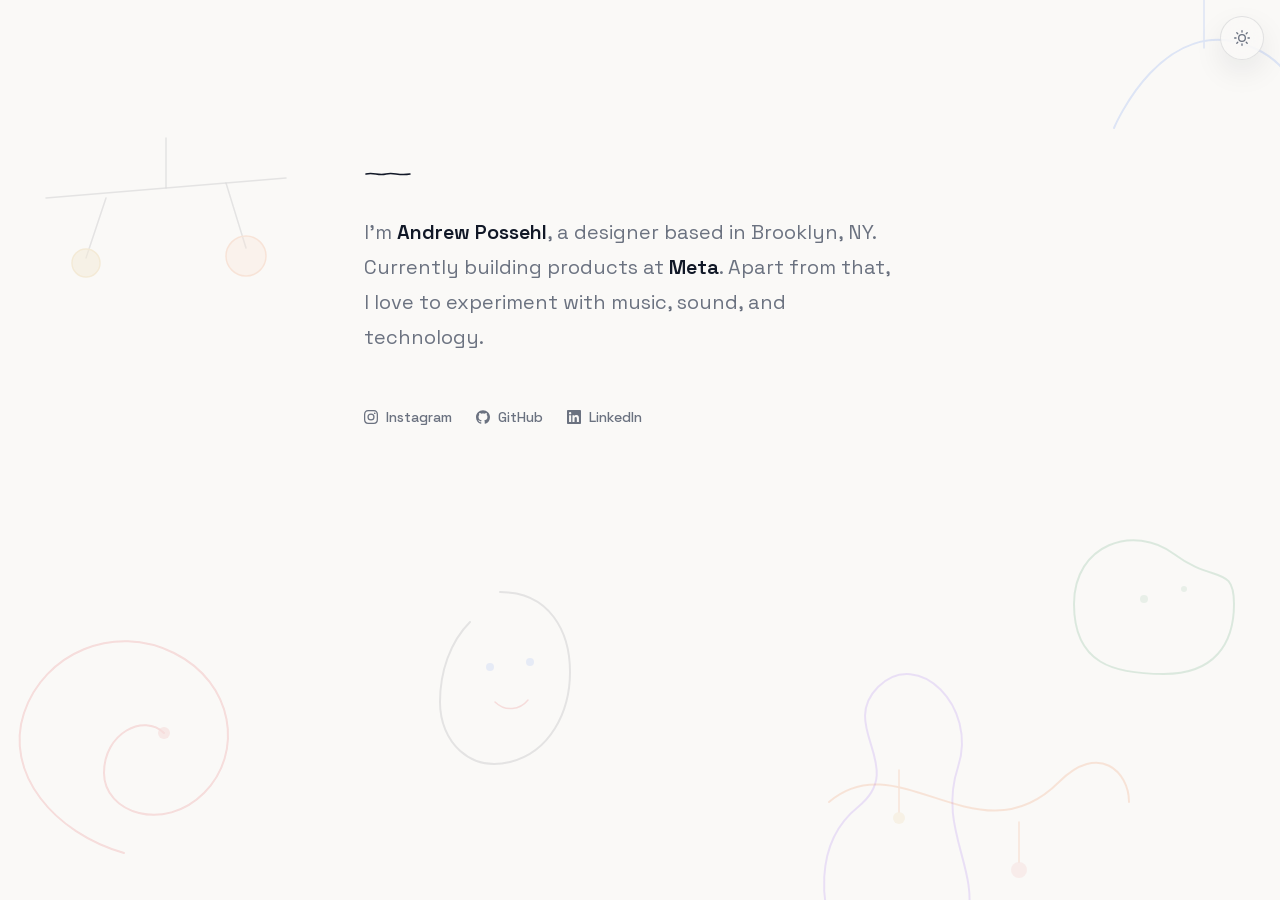
<file: index.html>
<!DOCTYPE html>
<html lang="en-US">
	<head>
		<meta charset="utf-8" />
		<meta name="viewport" content="width=device-width, initial-scale=1.0">
		<title>Andrew Possehl</title>
		<meta name="description" content="Andrew Possehl is a designer based in Brooklyn, NY. Currently building products at Meta.">
		<meta name="author" content="Andrew Possehl">
		<meta name="color-scheme" content="light dark">
		<meta property="og:title" content="Andrew Possehl">
		<meta property="og:description" content="Designer based in Brooklyn, NY. Currently building products at Meta.">
		<meta property="og:type" content="website">
		<meta property="og:url" content="https://andrewpossehl.com">
		<meta property="og:image" content="https://andrewpossehl.com/assets/img/og.png">
		<meta name="twitter:card" content="summary_large_image">
		<meta name="twitter:title" content="Andrew Possehl">
		<meta name="twitter:description" content="Designer based in Brooklyn, NY. Currently building products at Meta.">
		<meta name="twitter:image" content="https://andrewpossehl.com/assets/img/og.png">
		<link rel="canonical" href="https://andrewpossehl.com/">
		<link rel="icon" href="assets/img/favicon.svg" type="image/svg+xml">
		<link rel="icon" href="assets/img/favicon.png" type="image/png" sizes="32x32">
		<link rel="apple-touch-icon" href="assets/img/apple-touch-icon.png">
		<script>
			(() => {
				const root = document.documentElement;
				let saved = null;

				try {
					saved = localStorage.getItem('theme');
				} catch {
					saved = null;
				}

				const prefersDark = window.matchMedia('(prefers-color-scheme: dark)').matches;
				root.setAttribute('data-theme', saved || (prefersDark ? 'dark' : 'light'));
			})();
		</script>
		<link rel="stylesheet" type="text/css" href="assets/css/main.css?v=20260925-3" media="screen" />
	</head>
	<body>
		<script type="application/ld+json">
		{
			"@context": "https://schema.org",
			"@type": "Person",
			"name": "Andrew Possehl",
			"url": "https://andrewpossehl.com",
			"image": "https://andrewpossehl.com/assets/img/og.png",
			"jobTitle": "Designer",
			"worksFor": {
				"@type": "Organization",
				"name": "Meta"
			},
			"address": {
				"@type": "PostalAddress",
				"addressLocality": "Brooklyn",
				"addressRegion": "NY"
			},
			"sameAs": [
				"https://instagram.com/poss",
				"https://github.com/poss",
				"https://www.linkedin.com/in/possehl"
			]
		}
		</script>
		<!-- Abstract line art background -->
		<div class="geo-bg" aria-hidden="true">
			<!-- Mobile-like form: wire with dangling shapes -->
			<div class="geo geo-1">
				<svg viewBox="0 0 360 400" width="360" height="400" fill="none">
					<path d="M40,200 C40,200 90,80 180,120 C270,160 200,280 280,300" stroke="var(--geo-blue)" stroke-width="2" stroke-linecap="round"/>
					<circle cx="280" cy="300" r="18" fill="var(--geo-blue)" opacity="0.45"/>
					<path d="M130,120 L130,60" stroke="var(--geo-blue)" stroke-width="1.5" stroke-linecap="round"/>
					<circle cx="130" cy="50" r="8" fill="none" stroke="var(--geo-blue)" stroke-width="1.5"/>
					<path d="M220,170 L240,220" stroke="var(--geo-blue)" stroke-width="1.5" stroke-linecap="round"/>
					<circle cx="245" cy="232" r="12" fill="var(--geo-red)" opacity="0.4"/>
				</svg>
			</div>
			<!-- Flowing spiral form -->
			<div class="geo geo-2">
				<svg viewBox="0 0 300 300" width="300" height="300" fill="none">
					<path d="M150,280 C80,260 30,200 50,140 C70,80 140,50 200,80 C260,110 270,180 230,220 C190,260 130,240 130,200 C130,160 170,140 190,160" stroke="var(--geo-red)" stroke-width="2" stroke-linecap="round"/>
					<circle cx="190" cy="160" r="6" fill="var(--geo-red)" opacity="0.6"/>
				</svg>
			</div>
			<!-- Biomorphic blob outline -->
			<div class="geo geo-3">
				<svg viewBox="0 0 240 200" width="240" height="200" fill="none">
					<path d="M60,100 C60,40 120,20 160,50 C200,80 220,60 220,100 C220,140 200,170 150,170 C100,170 60,160 60,100Z" stroke="var(--geo-green)" stroke-width="2" stroke-linecap="round"/>
					<circle cx="130" cy="95" r="4" fill="var(--geo-green)" opacity="0.6"/>
					<circle cx="170" cy="85" r="3" fill="var(--geo-green)" opacity="0.6"/>
				</svg>
			</div>
			<!-- Wire balance / mobile arm -->
			<div class="geo geo-4">
				<svg viewBox="0 0 280 180" width="280" height="180" fill="none">
					<path d="M20,90 L260,70" stroke="currentColor" stroke-width="1.5" stroke-linecap="round"/>
					<path d="M80,90 L60,150" stroke="currentColor" stroke-width="1.5" stroke-linecap="round"/>
					<path d="M200,75 L220,140" stroke="currentColor" stroke-width="1.5" stroke-linecap="round"/>
					<circle cx="60" cy="155" r="14" fill="var(--geo-yellow)" opacity="0.5"/>
					<circle cx="60" cy="155" r="14" fill="none" stroke="var(--geo-yellow)" stroke-width="1.5"/>
					<circle cx="220" cy="148" r="20" fill="var(--geo-orange)" opacity="0.35"/>
					<circle cx="220" cy="148" r="20" fill="none" stroke="var(--geo-orange)" stroke-width="1.5"/>
					<path d="M140,80 L140,30" stroke="currentColor" stroke-width="1.5" stroke-linecap="round"/>
				</svg>
			</div>
			<!-- Continuous flowing line -->
			<div class="geo geo-5">
				<svg viewBox="0 0 200 260" width="200" height="260" fill="none">
					<path d="M30,250 C30,250 10,180 60,140 C110,100 40,60 80,20 C120,-20 180,40 160,100 C140,160 180,200 170,250" stroke="var(--geo-purple)" stroke-width="2" stroke-linecap="round"/>
				</svg>
			</div>
			<!-- Abstract face / single-line portrait -->
			<div class="geo geo-6">
				<svg viewBox="0 0 180 220" width="180" height="220" fill="none">
					<path d="M90,20 C140,20 160,60 160,100 C160,140 140,180 100,190 C60,200 30,170 30,130 C30,100 40,70 60,50" stroke="currentColor" stroke-width="2" stroke-linecap="round"/>
					<circle cx="80" cy="95" r="4" fill="var(--geo-blue)" opacity="0.7"/>
					<circle cx="120" cy="90" r="4" fill="var(--geo-blue)" opacity="0.7"/>
					<path d="M85,130 C95,140 110,138 118,128" stroke="var(--geo-red)" stroke-width="1.5" stroke-linecap="round"/>
				</svg>
			</div>
			<!-- Dangling dots on a curve -->
			<div class="geo geo-7">
				<svg viewBox="0 0 320 160" width="320" height="160" fill="none">
					<path d="M10,80 C80,20 160,140 240,60 C280,20 310,50 310,80" stroke="var(--geo-orange)" stroke-width="2" stroke-linecap="round"/>
					<line x1="80" y1="48" x2="80" y2="90" stroke="var(--geo-orange)" stroke-width="1.5" stroke-linecap="round"/>
					<circle cx="80" cy="96" r="6" fill="var(--geo-yellow)" opacity="0.55"/>
					<line x1="200" y1="100" x2="200" y2="140" stroke="var(--geo-orange)" stroke-width="1.5" stroke-linecap="round"/>
					<circle cx="200" cy="148" r="8" fill="var(--geo-red)" opacity="0.45"/>
				</svg>
			</div>
		</div>

		<!-- Content -->
		<main class="content">
			<div class="mark">
				<svg viewBox="0 0 48 8" width="48" height="8" fill="none">
					<path d="M2,4 C10,2 14,6 22,4 C30,2 34,6 46,4" stroke="currentColor" stroke-width="1.5" stroke-linecap="round"/>
				</svg>
			</div>

			<div class="intro">
				<h1 class="bio">I'm <strong>Andrew Possehl</strong>, a designer based in Brooklyn, NY. Currently building products at <strong>Meta</strong>. Apart from that, I love to experiment with music, sound, and technology.</h1>
			</div>
			<div class="socials">
				<a href="https://instagram.com/poss" target="_blank" rel="noopener noreferrer" class="social-link social-link--instagram">
					<svg viewBox="0 0 24 24" width="14" height="14" fill="currentColor">
						<path d="M12 2.163c3.204 0 3.584.012 4.85.07 3.252.148 4.771 1.691 4.919 4.919.058 1.265.069 1.645.069 4.849 0 3.205-.012 3.584-.069 4.849-.149 3.225-1.664 4.771-4.919 4.919-1.266.058-1.644.07-4.85.07-3.204 0-3.584-.012-4.849-.07-3.26-.149-4.771-1.699-4.919-4.92-.058-1.265-.07-1.644-.07-4.849 0-3.204.013-3.583.07-4.849.149-3.227 1.664-4.771 4.919-4.919 1.266-.057 1.645-.069 4.849-.069zM12 0C8.741 0 8.333.014 7.053.072 2.695.272.273 2.69.073 7.052.014 8.333 0 8.741 0 12c0 3.259.014 3.668.072 4.948.2 4.358 2.618 6.78 6.98 6.98C8.333 23.986 8.741 24 12 24c3.259 0 3.668-.014 4.948-.072 4.354-.2 6.782-2.618 6.979-6.98.059-1.28.073-1.689.073-4.948 0-3.259-.014-3.667-.072-4.947-.196-4.354-2.617-6.78-6.979-6.98C15.668.014 15.259 0 12 0zm0 5.838a6.162 6.162 0 100 12.324 6.162 6.162 0 000-12.324zM12 16a4 4 0 110-8 4 4 0 010 8zm6.406-11.845a1.44 1.44 0 100 2.881 1.44 1.44 0 000-2.881z"/>
					</svg>
					<span>Instagram</span>
				</a>
				<a href="https://github.com/poss" target="_blank" rel="noopener noreferrer" class="social-link social-link--github">
					<svg viewBox="0 0 24 24" width="14" height="14" fill="currentColor">
						<path d="M12 .297c-6.63 0-12 5.373-12 12 0 5.303 3.438 9.8 8.205 11.385.6.113.82-.258.82-.577 0-.285-.01-1.04-.015-2.04-3.338.724-4.042-1.61-4.042-1.61C4.422 18.07 3.633 17.7 3.633 17.7c-1.087-.744.084-.729.084-.729 1.205.084 1.838 1.236 1.838 1.236 1.07 1.835 2.809 1.305 3.495.998.108-.776.417-1.305.76-1.605-2.665-.3-5.466-1.332-5.466-5.93 0-1.31.465-2.38 1.235-3.22-.135-.303-.54-1.523.105-3.176 0 0 1.005-.322 3.3 1.23.96-.267 1.98-.399 3-.405 1.02.006 2.04.138 3 .405 2.28-1.552 3.285-1.23 3.285-1.23.645 1.653.24 2.873.12 3.176.765.84 1.23 1.91 1.23 3.22 0 4.61-2.805 5.625-5.475 5.92.42.36.81 1.096.81 2.22 0 1.606-.015 2.896-.015 3.286 0 .315.21.69.825.57C20.565 22.092 24 17.592 24 12.297c0-6.627-5.373-12-12-12"/>
					</svg>
					<span>GitHub</span>
				</a>
				<a href="https://www.linkedin.com/in/possehl" target="_blank" rel="noopener noreferrer" class="social-link social-link--linkedin">
					<svg viewBox="0 0 24 24" width="14" height="14" fill="currentColor">
						<path d="M20.447 20.452h-3.554v-5.569c0-1.328-.027-3.037-1.852-3.037-1.853 0-2.136 1.445-2.136 2.939v5.667H9.351V9h3.414v1.561h.046c.477-.9 1.637-1.85 3.37-1.85 3.601 0 4.267 2.37 4.267 5.455v6.286zM5.337 7.433a2.062 2.062 0 01-2.063-2.065 2.064 2.064 0 112.063 2.065zm1.782 13.019H3.555V9h3.564v11.452zM22.225 0H1.771C.792 0 0 .774 0 1.729v20.542C0 23.227.792 24 1.771 24h20.451C23.2 24 24 23.227 24 22.271V1.729C24 .774 23.2 0 22.222 0h.003z"/>
					</svg>
					<span>LinkedIn</span>
				</a>
			</div>
		</main>
		<button class="theme-toggle" type="button" aria-label="Use dark mode" aria-pressed="false">
			<svg class="icon-sun" viewBox="0 0 24 24" width="16" height="16" fill="none" stroke="currentColor" stroke-width="2" stroke-linecap="round">
				<circle cx="12" cy="12" r="5"/><line x1="12" y1="1" x2="12" y2="3"/><line x1="12" y1="21" x2="12" y2="23"/><line x1="4.22" y1="4.22" x2="5.64" y2="5.64"/><line x1="18.36" y1="18.36" x2="19.78" y2="19.78"/><line x1="1" y1="12" x2="3" y2="12"/><line x1="21" y1="12" x2="23" y2="12"/><line x1="4.22" y1="19.78" x2="5.64" y2="18.36"/><line x1="18.36" y1="5.64" x2="19.78" y2="4.22"/>
			</svg>
			<svg class="icon-moon" viewBox="0 0 24 24" width="16" height="16" fill="none" stroke="currentColor" stroke-width="2" stroke-linecap="round">
				<path d="M21 12.79A9 9 0 1 1 11.21 3 7 7 0 0 0 21 12.79z"/>
			</svg>
		</button>
		<script>
			(() => {
				const toggle = document.querySelector('.theme-toggle');
				const root = document.documentElement;
				const getTheme = () => root.getAttribute('data-theme') === 'dark' ? 'dark' : 'light';
				const applyTheme = (theme) => {
					root.setAttribute('data-theme', theme);
					toggle.setAttribute('aria-label', theme === 'dark' ? 'Use light mode' : 'Use dark mode');
					toggle.setAttribute('aria-pressed', String(theme === 'dark'));
				};

				if (!toggle) return;

				applyTheme(getTheme());
				toggle.addEventListener('click', () => {
					const next = getTheme() === 'dark' ? 'light' : 'dark';
					applyTheme(next);

					try {
						localStorage.setItem('theme', next);
					} catch {
						/* Theme persistence is optional. */
					}
				});
			})();
		</script>
	</body>
</html>
</file>
<file: assets/css/main.css>
@font-face {
	font-family: 'Space Grotesk';
	src: url('../fonts/SpaceGrotesk.woff2') format('woff2');
	font-weight: 400 600;
	font-style: normal;
	font-display: swap;
}

*, *::before, *::after {
	margin: 0;
	padding: 0;
	box-sizing: border-box;
}

:root {
	--text-primary: #111827;
	--text-secondary: #6b7280;
	--bg: #faf9f7;
	--border: #e5e7eb;
	--selection: #DC2626;
	--toggle-bg: rgba(250, 249, 247, 0.74);
	--toggle-border: rgba(17, 24, 39, 0.1);
	--toggle-shadow: 0 12px 30px rgba(17, 24, 39, 0.08);
	--geo-blue: #2563eb;
	--geo-red: #dc2626;
	--geo-green: #15803d;
	--geo-yellow: #ca8a04;
	--geo-orange: #ea580c;
	--geo-purple: #7c3aed;
	--geo-neutral: rgba(17, 24, 39, 0.72);
	--geo-opacity: 0.13;
	color-scheme: light;
}

[data-theme="dark"] {
	--text-primary: #e5e5e5;
	--text-secondary: #9ca3af;
	--bg: #141414;
	--border: #2a2a2a;
	--selection: #EAB308;
	--toggle-bg: rgba(20, 20, 20, 0.74);
	--toggle-border: rgba(229, 229, 229, 0.11);
	--toggle-shadow: 0 12px 30px rgba(0, 0, 0, 0.24);
	--geo-blue: #4f7ee8;
	--geo-red: #e25d56;
	--geo-green: #3d9a63;
	--geo-yellow: #d5a82e;
	--geo-orange: #dd7a33;
	--geo-purple: #9a74df;
	--geo-neutral: rgba(229, 229, 229, 0.56);
	--geo-opacity: 0.16;
	color-scheme: dark;
}

::selection {
	background: var(--selection);
	color: #ffffff;
}

/* ---- Theme toggle ---- */
.theme-toggle {
	position: fixed;
	top: 16px;
	right: 16px;
	z-index: 10;
	width: 44px;
	height: 44px;
	background: var(--toggle-bg);
	border: 1px solid var(--toggle-border);
	border-radius: 50%;
	box-shadow: var(--toggle-shadow);
	backdrop-filter: blur(16px);
	-webkit-backdrop-filter: blur(16px);
	cursor: pointer;
	color: var(--text-secondary);
	padding: 0;
	min-width: 44px;
	min-height: 44px;
	display: flex;
	align-items: center;
	justify-content: center;
	transition: background-color 0.3s ease, border-color 0.3s ease, box-shadow 0.3s ease, color 0.3s ease, transform 0.2s ease;
}

.theme-toggle:hover {
	color: var(--text-primary);
	transform: translateY(-1px);
}

.theme-toggle:active {
	transform: translateY(0);
}

.theme-toggle svg {
	width: 16px;
	height: 16px;
}

/* ---- Focus styles ---- */
:focus-visible {
	outline: 2px solid var(--text-secondary);
	outline-offset: 2px;
	border-radius: 2px;
}

.theme-toggle:focus-visible {
	border-radius: 50%;
}

.icon-moon { display: none; }

[data-theme="dark"] .icon-sun { display: none; }
[data-theme="dark"] .icon-moon { display: block; }

body {
	font-family: 'Space Grotesk', -apple-system, BlinkMacSystemFont, 'Segoe UI', sans-serif;
	background: var(--bg);
	color: var(--text-primary);
	-webkit-font-smoothing: antialiased;
	-moz-osx-font-smoothing: grayscale;
	min-height: 100vh;
	overflow-x: hidden;
	transition: background-color 0.4s ease, color 0.4s ease;
}

/* ---- Geometric background ---- */
.geo-bg {
	position: fixed;
	inset: 0;
	pointer-events: none;
	z-index: 0;
	overflow: hidden;
	color: var(--geo-neutral);
	transition: color 0.4s ease;
}

.geo {
	position: absolute;
	opacity: 0;
	--geo-scale: 1;
	transform-origin: center;
	will-change: opacity, transform;
}

.geo svg {
	display: block;
	overflow: visible;
}

/* Mobile / wire form */
.geo-1 {
	top: -8%;
	right: -12%;
	animation: geo-fade-in 2.5s 0.2s ease-out forwards, sway-1 24s 2.7s ease-in-out infinite;
}
/* Spiral */
.geo-2 {
	bottom: 3%;
	left: -2%;
	animation: geo-fade-in 2.5s 0.5s ease-out forwards, sway-2 28s 3s ease-in-out infinite;
}
/* Biomorphic blob */
.geo-3 {
	top: 56%;
	right: 2%;
	animation: geo-fade-in 2.5s 0.8s ease-out forwards, sway-3 22s 3.3s ease-in-out infinite;
}
/* Mobile arm / balance */
.geo-4 {
	top: 12%;
	left: 2%;
	animation: geo-fade-in 2.5s 1.1s ease-out forwards, sway-4 30s 3.6s ease-in-out infinite;
}
/* Flowing line */
.geo-5 {
	top: auto;
	right: 22%;
	bottom: -3%;
	animation: geo-fade-in 2.5s 1.4s ease-out forwards, sway-5 20s 3.9s ease-in-out infinite;
}
/* Abstract face */
.geo-6 {
	bottom: 12%;
	left: 32%;
	animation: geo-fade-in 2.5s 1.7s ease-out forwards, sway-6 26s 4.2s ease-in-out infinite;
}
/* Dangling curve */
.geo-7 {
	bottom: 2%;
	right: 11%;
	animation: geo-fade-in 2.5s 2s ease-out forwards, sway-1 32s 4.5s ease-in-out infinite;
}

@keyframes geo-fade-in {
	from { opacity: 0; }
	to { opacity: var(--geo-opacity); }
}
@keyframes sway-1 {
	0%, 100% { transform: translate(0, 0) rotate(0deg) scale(var(--geo-scale)); }
	25% { transform: translate(5px, -8px) rotate(1.5deg) scale(var(--geo-scale)); }
	50% { transform: translate(-3px, -4px) rotate(-1deg) scale(var(--geo-scale)); }
	75% { transform: translate(4px, 3px) rotate(0.5deg) scale(var(--geo-scale)); }
}
@keyframes sway-2 {
	0%, 100% { transform: translate(0, 0) rotate(0deg) scale(var(--geo-scale)); }
	33% { transform: translate(-6px, 5px) rotate(-1.5deg) scale(var(--geo-scale)); }
	66% { transform: translate(4px, -6px) rotate(1deg) scale(var(--geo-scale)); }
}
@keyframes sway-3 {
	0%, 100% { transform: translate(0, 0) rotate(0deg) scale(var(--geo-scale)); }
	50% { transform: translate(-8px, -10px) rotate(2deg) scale(var(--geo-scale)); }
}
@keyframes sway-4 {
	0%, 100% { transform: translate(0, 0) rotate(0deg) scale(var(--geo-scale)); }
	25% { transform: translate(6px, -4px) rotate(1deg) scale(var(--geo-scale)); }
	50% { transform: translate(2px, -10px) rotate(-0.5deg) scale(var(--geo-scale)); }
	75% { transform: translate(-4px, -6px) rotate(1.5deg) scale(var(--geo-scale)); }
}
@keyframes sway-5 {
	0%, 100% { transform: translate(0, 0) rotate(0deg) scale(var(--geo-scale)); }
	50% { transform: translate(-5px, 8px) rotate(-1.5deg) scale(var(--geo-scale)); }
}
@keyframes sway-6 {
	0%, 100% { transform: translate(0, 0) rotate(0deg) scale(var(--geo-scale)); }
	33% { transform: translate(4px, -5px) rotate(1deg) scale(var(--geo-scale)); }
	66% { transform: translate(-6px, 3px) rotate(-1deg) scale(var(--geo-scale)); }
}

/* ---- Content ---- */
.content {
	position: relative;
	z-index: 1;
	max-width: 600px;
	margin: 0 auto;
	padding: 18svh 24px 16svh;
}

@keyframes content-in {
	from { opacity: 0; transform: translateY(12px); }
	to { opacity: 1; transform: translateY(0); }
}

/* ---- Mark ---- */
.mark {
	margin-bottom: 32px;
	color: var(--text-primary);
	transition: color 0.4s ease;
	opacity: 0;
	animation: content-in 0.8s 0.1s ease-out forwards;
}

.intro {
	margin-bottom: 40px;
	opacity: 0;
	animation: content-in 0.8s 0.25s ease-out forwards;
}

h1.bio {
	font-size: 1.25rem;
	font-weight: normal;
	line-height: 1.75;
	color: var(--text-secondary);
	max-width: 530px;
	transition: color 0.4s ease;
}

.bio strong {
	color: var(--text-primary);
	font-weight: 600;
	transition: color 0.4s ease;
}


/* ---- Social links ---- */
.socials {
	display: flex;
	flex-wrap: wrap;
	gap: 24px;
	opacity: 0;
	animation: content-in 0.8s 0.55s ease-out forwards;
}

.social-link {
	display: inline-flex;
	align-items: center;
	gap: 8px;
	font-size: 0.875rem;
	font-weight: 500;
	color: var(--text-secondary);
	text-decoration: none;
	padding: 8px 0;
	min-height: 44px;
	transition: color 0.2s ease;
}

.social-link svg {
	flex-shrink: 0;
	transition: color 0.2s ease;
}

.social-link:hover {
	color: var(--text-primary);
}

.social-link--instagram:hover { color: #E4405F; }
.social-link--instagram:hover svg { color: #E4405F; }

.social-link--github:hover { color: var(--text-primary); }

.social-link--linkedin:hover { color: #0A66C2; }
.social-link--linkedin:hover svg { color: #0A66C2; }

/* ---- Reduced motion ---- */
@media (prefers-reduced-motion: reduce) {
	*, *::before, *::after {
		animation-duration: 0.01ms !important;
		animation-iteration-count: 1 !important;
		transition-duration: 0.01ms !important;
	}

	.content, .mark, .intro, .socials {
		opacity: 1;
	}

	.geo {
		opacity: var(--geo-opacity);
	}
}

/* ---- Responsive ---- */
@media (max-width: 1100px) {
	.geo-5 {
		display: none;
	}
}

@media (max-width: 640px) {
	.content {
		padding: 12svh 24px 12svh;
	}

	.mark {
		margin-bottom: 24px;
	}

	.geo-1, .geo-5, .geo-7 {
		display: none;
	}

	.geo {
		--geo-scale: 0.72;
	}
}

@media (max-width: 420px) {
	.geo {
		display: none;
	}

	.geo-2, .geo-4 {
		display: block;
		--geo-scale: 0.54;
		opacity: 0;
	}

	.content {
		padding: 10svh 20px 10svh;
	}

	.socials {
		gap: 16px;
	}
}
</file>
